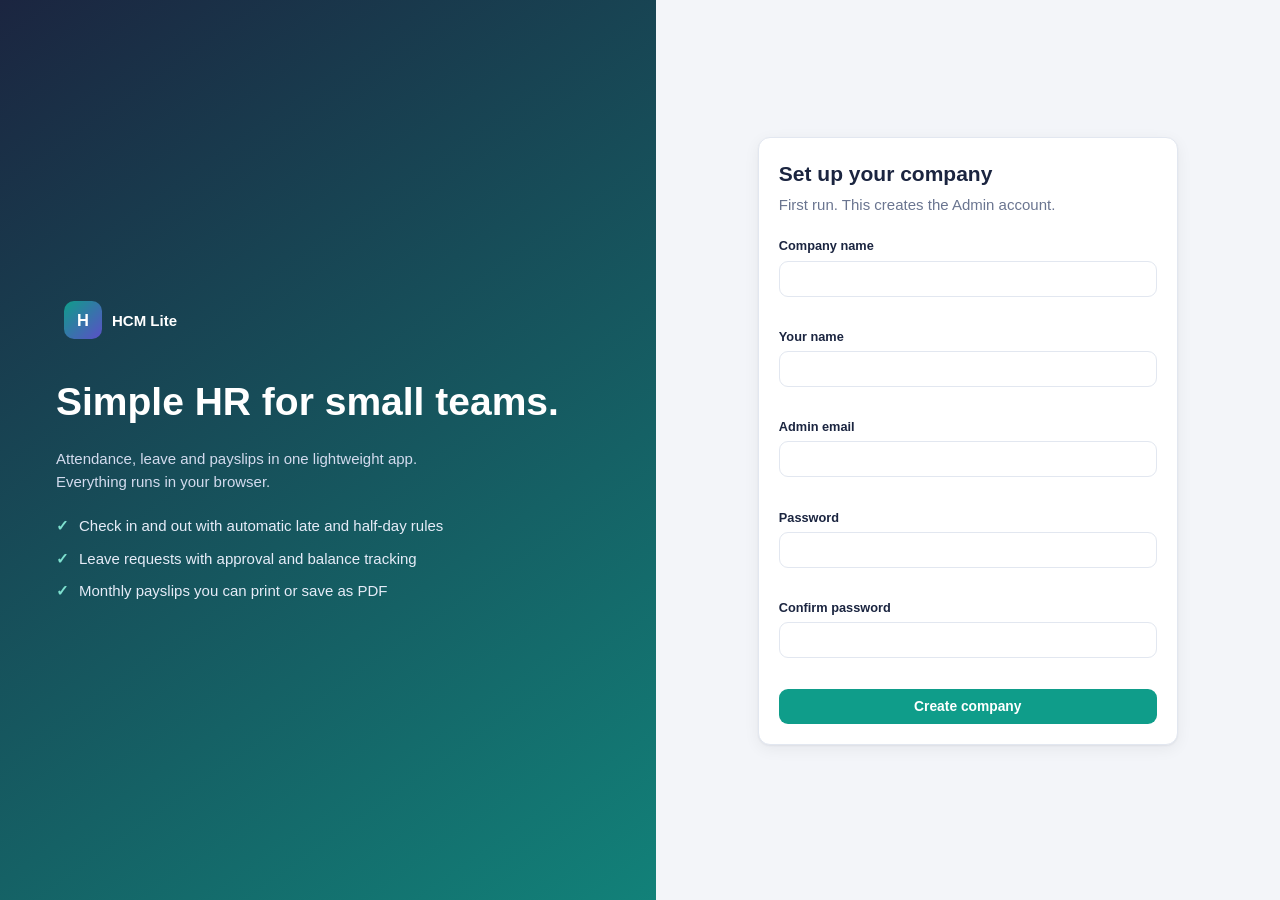
<file: index.html>
<!DOCTYPE html>
<html lang="en">
<head>
  <meta charset="UTF-8">
  <meta name="viewport" content="width=device-width, initial-scale=1">
  <title>HCM Lite · Sign in</title>
  <link rel="icon" href="assets/favicon.svg" type="image/svg+xml">
  <link rel="stylesheet" href="css/style.css">
  <script>document.documentElement.dataset.theme = localStorage.getItem("hcm_theme") || "light";</script>
</head>
<body>
<div class="auth-page">
  <section class="auth-hero">
    <div class="brand"><div class="brand-logo">H</div><div class="brand-name">HCM Lite</div></div>
    <h1>Simple HR for small teams.</h1>
    <p>Attendance, leave and payslips in one lightweight app. Everything runs in your browser.</p>
    <ul>
      <li>Check in and out with automatic late and half-day rules</li>
      <li>Leave requests with approval and balance tracking</li>
      <li>Monthly payslips you can print or save as PDF</li>
    </ul>
  </section>

  <section class="auth-panel">
    <div class="auth-card">
      <!-- First run only: create the company and the Admin account -->
      <div class="card" id="setup-card" hidden>
        <h2>Set up your company</h2>
        <p class="sub">First run. This creates the Admin account.</p>
        <form id="setup-form" novalidate>
          <div class="field"><label for="companyName">Company name</label><input id="companyName" type="text" ><div class="error" id="companyName-error"></div></div>
          <div class="field"><label for="adminName">Your name</label><input id="adminName" type="text" ><div class="error" id="adminName-error"></div></div>
          <div class="field"><label for="adminEmail">Admin email</label><input id="adminEmail" type="email" ><div class="error" id="adminEmail-error"></div></div>
          <div class="field"><label for="adminPassword">Password</label><input id="adminPassword" type="password" ><div class="error" id="adminPassword-error"></div></div>
          <div class="field"><label for="adminConfirm">Confirm password</label><input id="adminConfirm" type="password" ><div class="error" id="adminConfirm-error"></div></div>
          <button class="btn btn-primary btn-block" type="submit">Create company</button>
        </form>
      </div>

      <!-- Normal login -->
      <div class="card" id="login-card" hidden>
        <h2>Welcome back</h2>
        <p class="sub">Sign in to continue.</p>
        <form id="login-form" novalidate>
          <div class="field"><label for="email">Email</label><input id="email" type="email" autocomplete="username"><div class="error" id="email-error"></div></div>
          <div class="field"><label for="password">Password</label><input id="password" type="password" autocomplete="current-password"><div class="error" id="password-error"></div></div>
          <button class="btn btn-primary btn-block" type="submit">Sign in</button>
        </form>
        <p class="muted small" style="margin-top:14px">Employees: use the email and password your Admin created for you.</p>
      </div>
    </div>
  </section>
</div>
<div class="toasts" id="toasts"></div>

  <script src="js/storage.js"></script>
  <script src="js/utils.js"></script>
  <script src="js/auth.js"></script>
  <script src="js/login.js"></script>
</body>
</html>
</file>
<file: css/style.css>
/* ==========================================================================
   HCM Lite - style.css
   1. Tokens  2. Base  3. Layout  4. Components  5. Pages  6. Responsive/Print
   ========================================================================== */

/* 1. Tokens ---------------------------------------------------------------- */
:root {
  --font: -apple-system, BlinkMacSystemFont, "Segoe UI", Roboto, Inter, Helvetica, Arial, sans-serif;
  --primary: #0f9d8a;
  --primary-600: #0b7f70;
  --primary-50: #e5f6f3;
  --accent: #5b4fc7;
  --accent-50: #ece9fb;
  --warn: #e8962e;
  --warn-50: #fdf1e0;
  --danger: #d64545;
  --danger-50: #fbe9e9;
  --success: #1e9e5a;
  --success-50: #e2f5ea;
  --info: #2b7bd6;
  --info-50: #e4effb;
  --bg: #f3f5f9;
  --surface: #ffffff;
  --surface-2: #f7f9fc;
  --text: #1b2540;
  --muted: #6a7590;
  --border: #e2e7f0;
  --sidebar: #1b2540;
  --sidebar-text: #b8c1d9;
  --shadow: 0 1px 2px rgba(16, 24, 40, .05), 0 4px 16px rgba(16, 24, 40, .06);
  --radius: 12px;
}
[data-theme="dark"] {
  --primary-50: #12332f;
  --accent-50: #26224d;
  --warn-50: #3a2a14;
  --danger-50: #3b1c1f;
  --success-50: #12301f;
  --info-50: #15283f;
  --bg: #0e1424;
  --surface: #171f36;
  --surface-2: #1c2644;
  --text: #e8ecf7;
  --muted: #97a3c0;
  --border: #2a3556;
  --sidebar: #0a0f1d;
  --shadow: 0 1px 2px rgba(0, 0, 0, .3), 0 4px 16px rgba(0, 0, 0, .25);
}

/* 2. Base ------------------------------------------------------------------ */
* { box-sizing: border-box; margin: 0; padding: 0; }
html { font-size: 15px; }
body { font-family: var(--font); background: var(--bg); color: var(--text); line-height: 1.5; -webkit-font-smoothing: antialiased; }
a { color: inherit; text-decoration: none; }
button { font-family: inherit; }
h1 { font-size: 1.6rem; line-height: 1.2; }
h2 { font-size: 1.05rem; }
h3 { font-size: .95rem; }
[hidden] { display: none !important; }
.muted { color: var(--muted); }
.small { font-size: .85rem; }
.right { text-align: right; }
.nowrap { white-space: nowrap; }
svg { flex-shrink: 0; }

/* 3. Layout ---------------------------------------------------------------- */
.app { display: flex; min-height: 100vh; }
.sidebar { width: 250px; background: var(--sidebar); color: var(--sidebar-text); position: sticky; top: 0; height: 100vh; display: flex; flex-direction: column; padding: 18px 14px; z-index: 40; }
.brand { display: flex; align-items: center; gap: 10px; padding: 4px 8px 18px; color: #fff; }
.brand-logo { width: 38px; height: 38px; border-radius: 10px; background: linear-gradient(135deg, var(--primary), var(--accent)); display: grid; place-items: center; font-weight: 800; font-size: 1.1rem; color: #fff; }
.brand-name { font-weight: 700; line-height: 1.15; }
.brand-company { font-size: .78rem; color: var(--sidebar-text); max-width: 150px; overflow: hidden; text-overflow: ellipsis; white-space: nowrap; }
.nav { display: flex; flex-direction: column; gap: 4px; margin-top: 6px; }
.nav a { display: flex; align-items: center; gap: 12px; padding: 10px 12px; border-radius: 9px; font-size: .93rem; color: var(--sidebar-text); transition: background .15s, color .15s; }
.nav a:hover { background: rgba(255, 255, 255, .07); color: #fff; }
.nav a.active { background: var(--primary); color: #fff; }
.nav .count { margin-left: auto; background: var(--warn); color: #fff; font-size: .72rem; font-weight: 700; padding: 1px 8px; border-radius: 20px; }
.sidebar-foot { margin-top: auto; font-size: .78rem; padding: 8px; opacity: .7; }
.backdrop { display: none; }

.main { flex: 1; min-width: 0; display: flex; flex-direction: column; }
.topbar { display: flex; align-items: center; gap: 12px; padding: 12px 24px; background: var(--surface); border-bottom: 1px solid var(--border); position: sticky; top: 0; z-index: 30; }
.topbar .date { color: var(--muted); font-size: .9rem; }
.topbar .spacer { flex: 1; }
.user-chip { display: flex; align-items: center; gap: 10px; }
.user-chip .who { line-height: 1.2; text-align: right; }
.user-chip .who strong { display: block; font-size: .9rem; }
.user-chip .who span { font-size: .75rem; color: var(--muted); text-transform: capitalize; }
.avatar { width: 36px; height: 36px; border-radius: 50%; background: var(--primary-50); color: var(--primary); display: grid; place-items: center; font-weight: 700; font-size: .85rem; flex-shrink: 0; }
.avatar.sm { width: 32px; height: 32px; font-size: .78rem; }
.icon-btn { background: transparent; border: 1px solid var(--border); color: var(--text); width: 38px; height: 38px; border-radius: 9px; display: grid; place-items: center; cursor: pointer; }
.icon-btn:hover { background: var(--surface-2); }
.menu-btn { display: none; }

.content { padding: 24px; max-width: 1280px; width: 100%; margin: 0 auto; }
.page-head { margin-bottom: 20px; }
.page-head .sub { color: var(--muted); margin-top: 4px; }

.grid { display: grid; gap: 18px; margin-bottom: 18px; }
.grid > .card { margin-bottom: 0; }
.grid-3 { grid-template-columns: repeat(3, 1fr); }
.grid-4 { grid-template-columns: repeat(4, 1fr); }
.grid-5 { grid-template-columns: repeat(5, 1fr); }
.grid-2 { grid-template-columns: repeat(2, 1fr); }
.grid-main { grid-template-columns: 2fr 1fr; align-items: start; }
.stack { display: flex; flex-direction: column; gap: 18px; min-width: 0; }
.stack > .card, .stack > .grid { margin-bottom: 0; }
.row { display: flex; flex-wrap: wrap; gap: 10px; align-items: center; }
.row.between { justify-content: space-between; }

/* 4. Components ------------------------------------------------------------ */
.card { background: var(--surface); border: 1px solid var(--border); border-radius: var(--radius); box-shadow: var(--shadow); padding: 20px; margin-bottom: 18px; min-width: 0; }
.card-head { display: flex; align-items: center; justify-content: space-between; gap: 10px; margin-bottom: 14px; }

.stat { display: flex; align-items: center; gap: 14px; }
.stat-icon { width: 46px; height: 46px; border-radius: 12px; display: grid; place-items: center; flex-shrink: 0; }
.stat-icon.teal { background: var(--primary-50); color: var(--primary); }
.stat-icon.purple { background: var(--accent-50); color: var(--accent); }
.stat-icon.orange { background: var(--warn-50); color: var(--warn); }
.stat-icon.red { background: var(--danger-50); color: var(--danger); }
.stat-icon.green { background: var(--success-50); color: var(--success); }
.stat-icon.blue { background: var(--info-50); color: var(--info); }
.stat-value { font-size: 1.6rem; font-weight: 700; line-height: 1.1; }
.stat-value.text { font-size: 1.15rem; }
.stat-label { color: var(--muted); font-size: .85rem; }

/* Buttons */
.btn { display: inline-flex; align-items: center; justify-content: center; gap: 8px; padding: 9px 16px; border-radius: 9px; border: 1px solid transparent; font-size: .92rem; font-weight: 600; cursor: pointer; transition: background .15s, opacity .15s; white-space: nowrap; }
.btn-primary { background: var(--primary); color: #fff; }
.btn-primary:hover { background: var(--primary-600); }
.btn-warning { background: var(--warn); color: #fff; }
.btn-warning:hover { opacity: .9; }
.btn-danger { background: var(--danger); color: #fff; }
.btn-danger:hover { opacity: .9; }
.btn-outline { background: transparent; border-color: var(--border); color: var(--text); }
.btn-outline:hover { background: var(--surface-2); }
.btn-ghost { background: transparent; color: var(--muted); }
.btn-ghost:hover { background: var(--surface-2); color: var(--text); }
.btn-sm { padding: 5px 10px; font-size: .82rem; border-radius: 7px; }
.btn-block { width: 100%; }
.btn:disabled { opacity: .45; cursor: not-allowed; }

/* Forms */
.field { margin-bottom: 14px; }
.field label { display: block; font-size: .85rem; font-weight: 600; margin-bottom: 5px; }
input, select, textarea { width: 100%; padding: 9px 11px; border: 1px solid var(--border); border-radius: 9px; background: var(--surface); color: var(--text); font-size: .95rem; font-family: inherit; }
input:focus, select:focus, textarea:focus { outline: 2px solid var(--primary); outline-offset: -1px; border-color: var(--primary); }
input.input-error, select.input-error, textarea.input-error { border-color: var(--danger); }
.error { color: var(--danger); font-size: .82rem; margin-top: 4px; min-height: 1em; }
.form-row { display: grid; grid-template-columns: repeat(2, 1fr); gap: 0 14px; }
.checks { display: flex; flex-wrap: wrap; gap: 8px; }
.check { display: inline-flex; align-items: center; gap: 6px; padding: 6px 12px; border: 1px solid var(--border); border-radius: 20px; cursor: pointer; font-size: .88rem; }
.check input { width: auto; }
.toolbar { display: flex; flex-wrap: wrap; gap: 10px; align-items: center; }
.toolbar input, .toolbar select { width: auto; min-width: 180px; }
.toolbar .grow { flex: 1; }

/* Tables */
.table-wrap { overflow-x: auto; }
table.data { width: 100%; border-collapse: collapse; }
table.data th { text-align: left; font-size: .76rem; text-transform: uppercase; letter-spacing: .04em; color: var(--muted); padding: 10px 12px; border-bottom: 1px solid var(--border); white-space: nowrap; }
table.data td { padding: 12px; border-bottom: 1px solid var(--border); font-size: .92rem; vertical-align: middle; }
table.data tr:last-child td { border-bottom: none; }
table.data tbody tr:hover { background: var(--surface-2); }
.person { display: flex; align-items: center; gap: 10px; }
.person strong { display: block; line-height: 1.2; }
.person span { color: var(--muted); font-size: .8rem; }
.actions { display: flex; gap: 6px; flex-wrap: wrap; }
.empty { text-align: center; color: var(--muted); padding: 26px 10px; font-size: .92rem; }

/* Badges */
.badge { display: inline-block; padding: 2px 10px; border-radius: 20px; font-size: .76rem; font-weight: 700; white-space: nowrap; }
.badge.present, .badge.approved { background: var(--success-50); color: var(--success); }
.badge.late, .badge.pending { background: var(--warn-50); color: var(--warn); }
.badge.half { background: var(--accent-50); color: var(--accent); }
.badge.absent, .badge.rejected { background: var(--danger-50); color: var(--danger); }
.badge.leave { background: var(--info-50); color: var(--info); }
.badge.off, .badge.idle, .badge.cancelled { background: var(--surface-2); color: var(--muted); border: 1px solid var(--border); }

/* Tabs */
.tabs { display: flex; gap: 6px; border-bottom: 1px solid var(--border); margin-bottom: 18px; overflow-x: auto; }
.tab { background: none; border: none; padding: 10px 16px; font-size: .93rem; font-weight: 600; color: var(--muted); cursor: pointer; border-bottom: 2px solid transparent; white-space: nowrap; }
.tab:hover { color: var(--text); }
.tab.active { color: var(--primary); border-bottom-color: var(--primary); }
.tab-panel[hidden] { display: none; }

/* Dialog / modal */
dialog { border: none; border-radius: var(--radius); padding: 0; width: min(560px, 94vw); background: var(--surface); color: var(--text); box-shadow: 0 20px 60px rgba(0, 0, 0, .35); margin: auto; }
dialog::backdrop { background: rgba(10, 15, 29, .55); }
dialog:not([open]) { display: none; }
.modal { padding: 22px; }
.modal-head { display: flex; justify-content: space-between; align-items: center; margin-bottom: 16px; }
.modal-foot { display: flex; justify-content: flex-end; gap: 10px; margin-top: 8px; }

/* Toasts */
.toasts { position: fixed; right: 18px; bottom: 18px; display: flex; flex-direction: column; gap: 10px; z-index: 100; }
.toast { background: var(--text); color: var(--surface); padding: 11px 16px; border-radius: 10px; font-size: .92rem; box-shadow: var(--shadow); border-left: 4px solid var(--success); animation: slide-in .2s ease; max-width: 340px; }
.toast.error { border-left-color: var(--danger); }
@keyframes slide-in { from { transform: translateY(10px); opacity: 0; } to { transform: none; opacity: 1; } }

/* Smart helper (chat) */
.chat { display: flex; flex-direction: column; }
.chat-messages { height: 280px; overflow-y: auto; padding: 12px; background: var(--surface-2); border: 1px solid var(--border); border-radius: 10px; display: flex; flex-direction: column; gap: 8px; }
.chat-msg { padding: 8px 12px; border-radius: 12px; max-width: 88%; font-size: .9rem; word-wrap: break-word; }
.chat-msg.bot { background: var(--surface); border: 1px solid var(--border); align-self: flex-start; }
.chat-msg.user { background: var(--primary); color: #fff; align-self: flex-end; }
.chips { display: flex; flex-wrap: wrap; gap: 6px; margin: 10px 0; }
.chip { background: var(--surface); border: 1px solid var(--border); color: var(--text); border-radius: 20px; padding: 4px 11px; font-size: .78rem; cursor: pointer; }
.chip:hover { border-color: var(--primary); color: var(--primary); }
.chat-form { display: flex; gap: 8px; }

/* Announcements */
.announce { padding: 12px 0; border-bottom: 1px solid var(--border); }
.announce:last-child { border-bottom: none; }
.announce-head { display: flex; justify-content: space-between; align-items: center; gap: 8px; }
.announce p { margin: 4px 0; font-size: .92rem; white-space: pre-line; }

/* 5. Pages ----------------------------------------------------------------- */
.chart-box { position: relative; height: 250px; }
.today-card { text-align: center; padding: 26px 20px; }
.clock { font-size: 2.6rem; font-weight: 700; letter-spacing: .02em; line-height: 1.1; }
.clock-date { color: var(--muted); margin-bottom: 14px; }
.today-info { font-size: 1.02rem; margin-bottom: 16px; min-height: 1.5em; }
.today-card .row { justify-content: center; }
.mini-list { list-style: none; }
.mini-list li { display: flex; justify-content: space-between; align-items: center; gap: 10px; padding: 9px 0; border-bottom: 1px solid var(--border); font-size: .9rem; }
.mini-list li:last-child { border-bottom: none; }

/* Auth page */
.auth-page { min-height: 100vh; display: grid; grid-template-columns: 1.05fr 1fr; }
.auth-hero { background: linear-gradient(145deg, #1b2540 0%, #0f9d8a 130%); color: #fff; padding: 56px; display: flex; flex-direction: column; justify-content: center; gap: 22px; }
.auth-hero h1 { font-size: 2.6rem; }
.auth-hero p { color: #d3dbee; max-width: 420px; }
.auth-hero ul { list-style: none; display: grid; gap: 10px; color: #e6ecf8; }
.auth-hero li::before { content: "✓"; margin-right: 10px; color: #7ee0cf; font-weight: 700; }
.auth-panel { display: grid; place-items: center; padding: 30px 20px; }
.auth-card { width: min(420px, 100%); }
.auth-card h2 { font-size: 1.4rem; margin-bottom: 4px; }
.auth-card .sub { color: var(--muted); margin-bottom: 20px; }

/* Payslip */
.slip { background: #fff; color: #1b2540; border: 1px solid var(--border); border-radius: var(--radius); box-shadow: var(--shadow); padding: 34px; max-width: 820px; margin: 0 auto; }
.slip-head { display: flex; justify-content: space-between; gap: 16px; border-bottom: 3px solid var(--primary); padding-bottom: 14px; margin-bottom: 18px; flex-wrap: wrap; }
.slip-company { font-size: 1.4rem; font-weight: 800; }
.slip-no { text-align: right; font-size: .85rem; color: #6a7590; }
.slip-meta { display: grid; grid-template-columns: repeat(2, 1fr); gap: 8px 24px; margin-bottom: 20px; font-size: .92rem; }
.slip-meta div span { color: #6a7590; display: inline-block; min-width: 110px; }
.slip table { width: 100%; border-collapse: collapse; margin-bottom: 16px; }
.slip th { text-align: left; background: #eef1f7; padding: 9px 12px; font-size: .8rem; text-transform: uppercase; letter-spacing: .04em; color: #4a5470; }
.slip td { padding: 9px 12px; border-bottom: 1px solid #e2e7f0; font-size: .92rem; }
.slip td.num, .slip th.num { text-align: right; }
.slip tr.total td { font-weight: 700; background: #f7f9fc; }
.slip-summary { display: grid; grid-template-columns: repeat(3, 1fr); gap: 10px; margin-bottom: 18px; }
.slip-summary div { background: #f7f9fc; border: 1px solid #e2e7f0; border-radius: 9px; padding: 10px; text-align: center; }
.slip-summary strong { display: block; font-size: 1.2rem; }
.slip-summary span { font-size: .78rem; color: #6a7590; }
.slip-net { display: flex; justify-content: space-between; align-items: center; background: var(--primary); color: #fff; border-radius: 10px; padding: 14px 18px; font-size: 1.15rem; font-weight: 700; margin-bottom: 14px; }
.slip-note { font-size: .78rem; color: #6a7590; }

/* 6. Responsive + print ---------------------------------------------------- */
@media (max-width: 1100px) {
  .grid-5 { grid-template-columns: repeat(3, 1fr); }
  .grid-4 { grid-template-columns: repeat(2, 1fr); }
}
@media (max-width: 900px) {
  .sidebar { position: fixed; left: 0; top: 0; transform: translateX(-100%); transition: transform .2s; }
  body.nav-open .sidebar { transform: none; }
  body.nav-open .backdrop { display: block; position: fixed; inset: 0; background: rgba(0, 0, 0, .45); z-index: 35; }
  .menu-btn { display: grid; }
  .grid-main, .grid-2 { grid-template-columns: 1fr; }
  .grid-3 { grid-template-columns: 1fr 1fr; }
  .auth-page { grid-template-columns: 1fr; }
  .auth-hero { display: none; }
  .topbar .date { display: none; }
}
@media (max-width: 600px) {
  .content { padding: 16px; }
  .topbar { padding: 10px 14px; }
  .grid-5, .grid-4, .grid-3 { grid-template-columns: 1fr 1fr; }
  .form-row { grid-template-columns: 1fr; }
  .user-chip .who { display: none; }
  .slip { padding: 18px; }
  .slip-meta { grid-template-columns: 1fr; }
  .slip-summary { grid-template-columns: repeat(2, 1fr); }
  .clock { font-size: 2.1rem; }
  .stat-value { font-size: 1.35rem; }
}
@media (max-width: 380px) {
  .grid-5, .grid-4, .grid-3 { grid-template-columns: 1fr; }
}
@media print {
  .sidebar, .topbar, .page-head, .no-print, .toasts, .backdrop { display: none !important; }
  body { background: #fff; }
  .content { padding: 0; max-width: none; }
  .slip { border: none; box-shadow: none; max-width: none; padding: 0; }
  .slip-net, .slip th, .slip tr.total td, .slip-summary div { -webkit-print-color-adjust: exact; print-color-adjust: exact; }
}

/* Camera check-in dialog */
.cam-view { position: relative; aspect-ratio: 4 / 3; background: #0b1020; border-radius: 12px; overflow: hidden; margin-bottom: 14px; border: 3px solid var(--border); transition: border-color .2s; }
.cam-view.ok { border-color: var(--success); }
.cam-view video { width: 100%; height: 100%; object-fit: cover; transform: scaleX(-1); display: block; }
.cam-frame { position: absolute; inset: 18% 26%; border: 2px dashed rgba(255, 255, 255, .55); border-radius: 50%; pointer-events: none; }
.cam-status { list-style: none; display: grid; gap: 8px; margin-bottom: 14px; }
.cam-status li { display: flex; align-items: center; gap: 10px; font-size: .92rem; }
.cam-status .dot { width: 12px; height: 12px; border-radius: 50%; background: var(--muted); flex-shrink: 0; }
.cam-status li[data-state="ok"] .dot { background: var(--success); }
.cam-status li[data-state="fail"] .dot { background: var(--danger); }
.cam-status li[data-state="wait"] .dot { background: var(--warn); animation: pulse 1s infinite; }
@keyframes pulse { 50% { opacity: .35; } }
.btn .lbl { pointer-events: none; }
</file>
